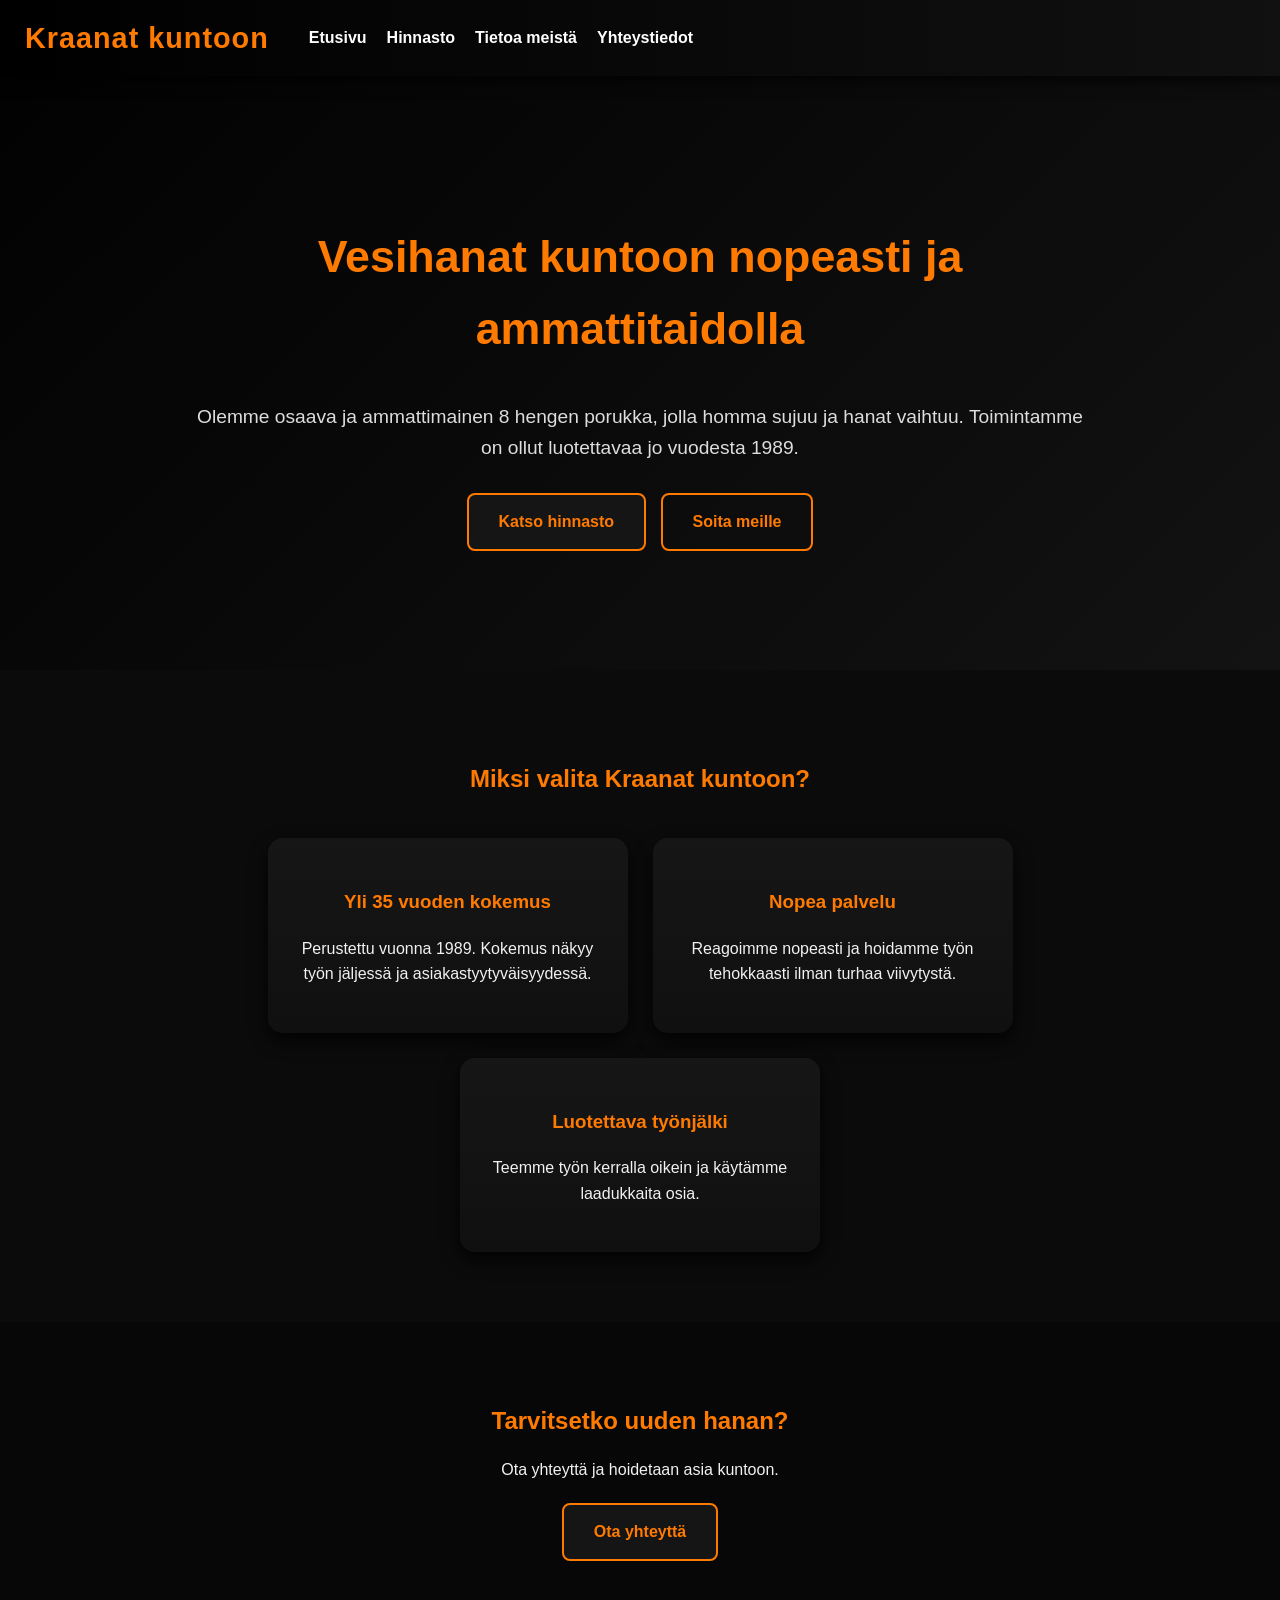
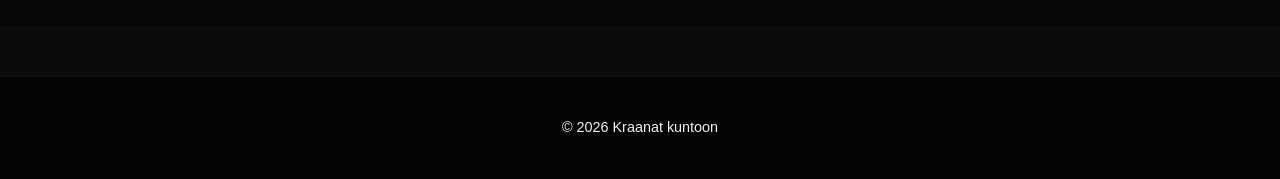
<file: index.html>
<!DOCTYPE html>
<html lang="fi">
<head>
<meta charset="UTF-8">
<meta name="viewport" content="width=device-width, initial-scale=1.0">
<title>Kraanat kuntoon - Etusivu</title>
<link rel="stylesheet" href="style.css">
<script src="script.js" defer></script>
</head>
<body>

<header>
  <div class="menu-btn">☰</div>
  <div class="logo">Kraanat kuntoon</div>
  <nav>
    <a href="index.html">Etusivu</a>
    <a href="hinnasto.html">Hinnasto</a>
    <a href="tietoa.html">Tietoa meistä</a>
    <a href="yhteystiedot.html">Yhteystiedot</a>
  </nav>
</header>

<section class="hero">
  <div class="hero-overlay"></div>
  <div class="hero-content">
    <h1>Vesihanat kuntoon nopeasti ja ammattitaidolla</h1>
    <p>Olemme osaava ja ammattimainen 8 hengen porukka, jolla homma sujuu ja hanat vaihtuu. Toimintamme on ollut luotettavaa jo vuodesta 1989.</p>
    <div class="hero-buttons">
      <a href="hinnasto.html" class="btn">Katso hinnasto</a>
      <a href="yhteystiedot.html" class="btn btn-secondary">Soita meille</a>
    </div>
  </div>
</section>

<section class="features">
  <h2>Miksi valita Kraanat kuntoon?</h2>
  <div class="feature-cards">
    <div class="feature">
      <h3>Yli 35 vuoden kokemus</h3>
      <p>Perustettu vuonna 1989. Kokemus näkyy työn jäljessä ja asiakastyytyväisyydessä.</p>
    </div>
    <div class="feature">
      <h3>Nopea palvelu</h3>
      <p>Reagoimme nopeasti ja hoidamme työn tehokkaasti ilman turhaa viivytystä.</p>
    </div>
    <div class="feature">
      <h3>Luotettava työnjälki</h3>
      <p>Teemme työn kerralla oikein ja käytämme laadukkaita osia.</p>
    </div>
  </div>
</section>

<section class="cta">
  <h2>Tarvitsetko uuden hanan?</h2>
  <p>Ota yhteyttä ja hoidetaan asia kuntoon.</p>
  <a href="yhteystiedot.html" class="btn">Ota yhteyttä</a>
</section>

<footer>
  <p>© 2026 Kraanat kuntoon</p>
</footer>

</body>
</html>
</file>
<file: style.css>
/* ===== YLEISET ===== */

body {
  font-family: Arial, sans-serif;
  margin:0;
  padding:0;
  background:#0b0b0b;
  color:#f1f1f1;
  line-height:1.6;
  scroll-behavior:smooth;
}

/* ===== HEADER ===== */

header {
  background: linear-gradient(90deg,#000,#111);
  color:white;
  padding:15px;
  position:fixed;
  width:100%;
  top:0;
  z-index:999;
  display:flex;
  align-items:center;
  box-shadow:0 3px 15px rgba(0,0,0,0.9);
}

.logo {
  font-size:1.8em;
  font-weight:bold;
  margin-left:10px;
  color:#ff7a00;
  letter-spacing:1px;
}

.menu-btn {
  font-size:28px;
  cursor:pointer;
}

nav {
  display:none;
  flex-direction:column;
  margin-left:20px;
}

nav a {
  color:white;
  padding:10px;
  font-weight:bold;
  text-decoration:none;
  transition:0.3s;
}

nav a:hover {
  color:#ff7a00;
}

@media(min-width:768px){
  nav {
    display:flex !important;
    flex-direction:row;
    margin-left:30px;
  }
  .menu-btn {display:none;}
}

/* ===== HERO ===== */

.hero {
  height:600px;
  margin-top:70px;
  background:
  linear-gradient(135deg, rgba(0,0,0,0.85), rgba(20,20,20,0.85)),
  url("https://images.unsplash.com/photo-1581578731548-c64695cc6952?auto=format&fit=crop&w=1600&q=80")
  center/cover no-repeat;

  display:flex;
  align-items:center;
  justify-content:center;
}

.hero-content {
  text-align:center;
  max-width:900px;
  padding:20px;
}

.hero h1 {
  font-size:2.8em;
  color:#ff7a00;
}

.hero p {
  font-size:1.2em;
  margin-top:15px;
  color:#ddd;
}

.hero-buttons {
  margin-top:25px;
}

/* ===== BUTTONS ===== */

.btn {
  display:inline-block;
  padding:14px 30px;
  background:#151515;
  border:2px solid #ff7a00;
  color:#ff7a00;
  border-radius:8px;
  font-weight:bold;
  margin:5px;
  transition:0.3s;
  text-decoration:none;
}

.btn:hover {
  background:#ff7a00;
  color:black;
  transform:scale(1.08);
  box-shadow:0 0 20px rgba(255,122,0,0.6);
}

.btn-secondary {
  background:transparent;
}

/* ===== FEATURES ===== */

.features {
  padding:70px 20px;
  max-width:1100px;
  margin:auto;
  text-align:center;
}

.features h2 {
  color:#ff7a00;
  margin-bottom:40px;
}

.feature-cards {
  display:flex;
  flex-wrap:wrap;
  justify-content:center;
  gap:25px;
}

.feature {
  background:linear-gradient(180deg,#161616,#101010);
  padding:30px;
  border-radius:15px;
  width:300px;
  box-shadow:0 8px 18px rgba(0,0,0,0.8);
  transition:0.3s;
}

.feature:hover {
  transform:translateY(-10px);
  border:1px solid #ff7a00;
}

.feature h3 {
  color:#ff7a00;
}

/* ===== CTA ===== */

.cta {
  background:#070707;
  padding:60px 20px;
  text-align:center;
}

.cta h2 {
  color:#ff7a00;
  margin-bottom:15px;
}

/* ===== HINNASTO ===== */

.pricing {
  padding:120px 20px 60px;
  max-width:1100px;
  margin:auto;
  text-align:center;
}

.pricing h2 {
  color:#ff7a00;
  margin-bottom:20px;
}

.pricing-cards {
  display:flex;
  flex-wrap:wrap;
  justify-content:center;
  gap:25px;
  margin-top:40px;
}

.pricing-card {
  background:linear-gradient(180deg,#161616,#0f0f0f);
  padding:30px;
  border-radius:18px;
  width:280px;
  box-shadow:0 10px 20px rgba(0,0,0,0.8);
  transition:0.3s;
}

.pricing-card:hover {
  transform:translateY(-12px);
  border:1px solid #ff7a00;
}

.pricing-card h3 {
  color:#ff7a00;
}

.price {
  font-size:1.6em;
  font-weight:bold;
  color:#ff7a00;
  margin-top:15px;
}

/* ===== ABOUT ===== */

.about {
  padding:120px 20px 60px;
  max-width:900px;
  margin:auto;
  background:#121212;
  border-radius:15px;
  box-shadow:0 8px 20px rgba(0,0,0,0.8);
}

.about h2 {
  color:#ff7a00;
  margin-bottom:20px;
}

/* ===== CONTACT ===== */

.contact {
  padding:120px 20px 60px;
  max-width:650px;
  margin:auto;
  background:#121212;
  border-radius:15px;
  box-shadow:0 8px 20px rgba(0,0,0,0.8);
  text-align:center;
}

.contact h2 {
  color:#ff7a00;
  margin-bottom:25px;
}

.contact-info p {
  font-size:1.1em;
  margin:10px 0;
}

.contact-info span {
  color:#ff7a00;
  font-weight:bold;
}

/* ===== FOOTER ===== */

footer {
  background:#050505;
  padding:25px;
  text-align:center;
  font-size:0.9em;
  margin-top:50px;
  border-top:1px solid #111;
}
</file>
